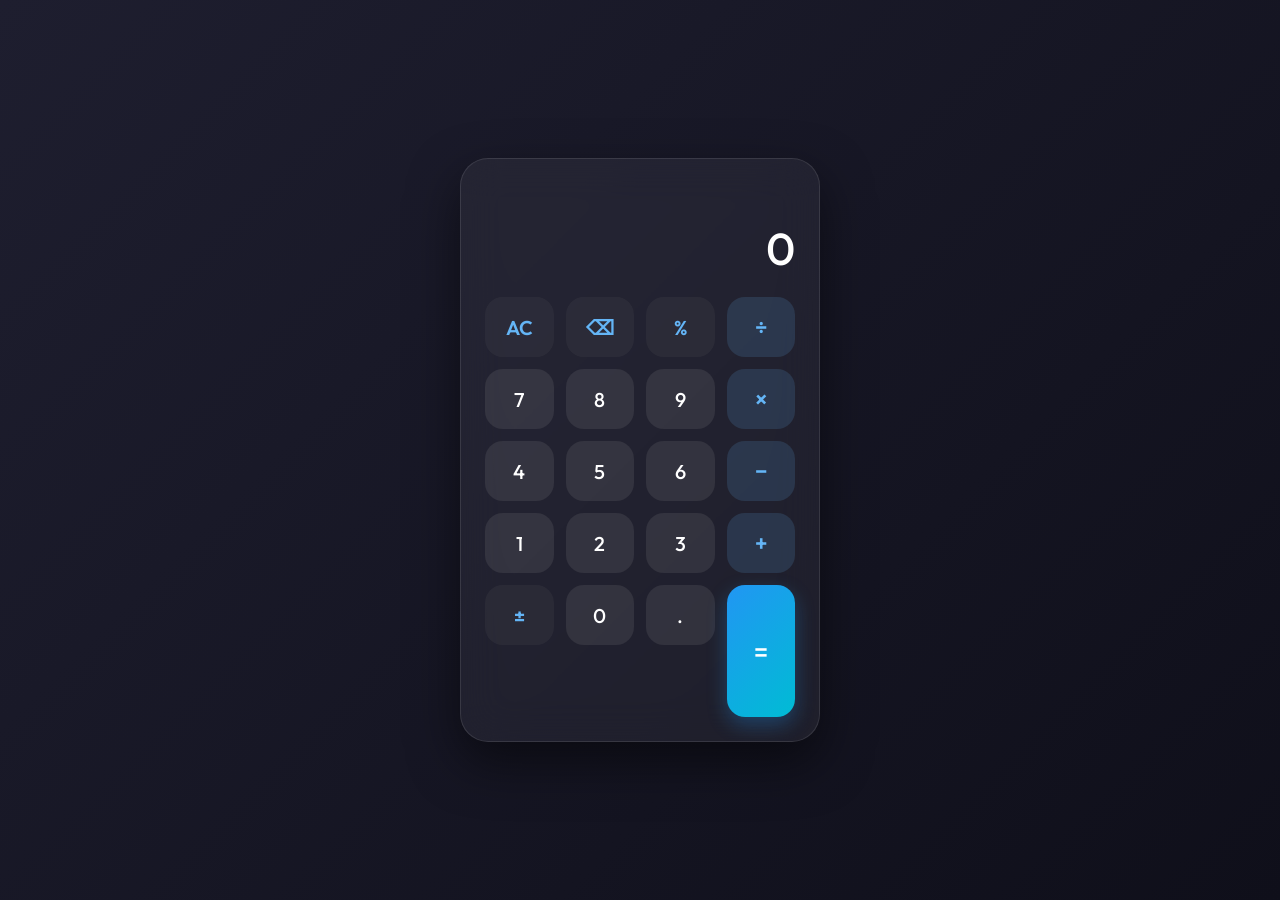
<file: Index.html>
<!DOCTYPE html>
<html lang="en">
<head>
  <meta charset="UTF-8">
  <meta name="viewport" content="width=device-width, initial-scale=1.0">
  <title>Modern Calculator</title>
  <link rel="stylesheet" href="calcuator.css">
  <link rel="preconnect" href="https://fonts.googleapis.com">
  <link rel="preconnect" href="https://fonts.gstatic.com" crossorigin>
  <link href="https://fonts.googleapis.com/css2?family=Outfit:wght@300;400;500;600&display=swap" rel="stylesheet">
</head>
<body>
  <div class="calculator-container">
    <div class="display-container">
      <div id="expression" class="expression-display"></div>
      <div id="result" class="result-display">0</div>
    </div>

    <!-- Keypad Grid (Clean 4x5 Layout) -->
    <div class="keypad">
      <!-- Row 1 -->
      <button class="btn function-btn" data-action="clear">AC</button>
      <button class="btn function-btn" data-action="delete">⌫</button>
      <button class="btn function-btn" data-action="percent">%</button>
      <button class="btn operator-btn" data-operator="÷">÷</button>

      <!-- Row 2 -->
      <button class="btn number-btn" data-value="7">7</button>
      <button class="btn number-btn" data-value="8">8</button>
      <button class="btn number-btn" data-value="9">9</button>
      <button class="btn operator-btn" data-operator="×">×</button>

      <!-- Row 3 -->
      <button class="btn number-btn" data-value="4">4</button>
      <button class="btn number-btn" data-value="5">5</button>
      <button class="btn number-btn" data-value="6">6</button>
      <button class="btn operator-btn" data-operator="−">−</button>

      <!-- Row 4 -->
      <button class="btn number-btn" data-value="1">1</button>
      <button class="btn number-btn" data-value="2">2</button>
      <button class="btn number-btn" data-value="3">3</button>
      <button class="btn operator-btn" data-operator="+">+</button>

      <!-- Row 5 -->
      <button class="btn function-btn" data-action="toggle-sign">±</button>
      <button class="btn number-btn" data-value="0">0</button>
      <button class="btn number-btn" data-value=".">.</button>
      <button class="btn equals-btn" id="equals-btn">=</button>
    </div>
  </div>

  <script src="calculator.js"></script>
</body>
</html>
</file>
<file: calcuator.css>
/* CSS Variables & Themes */
:root {
  --bg-gradient: linear-gradient(135deg, #1e1e2f 0%, #0f0f1a 100%);
  --calc-bg: rgba(255, 255, 255, 0.05);
  --calc-border: rgba(255, 255, 255, 0.1);
  --text-main: #ffffff;
  --text-sub: #8a8d9b;
  --btn-num-bg: rgba(255, 255, 255, 0.08);
  --btn-num-hover: rgba(255, 255, 255, 0.15);
  --btn-func-bg: rgba(255, 255, 255, 0.04);
  --btn-func-text: #64b5f6;
  --btn-op-bg: rgba(100, 181, 246, 0.15);
  --btn-op-text: #64b5f6;
  --btn-equals-bg: linear-gradient(135deg, #2196f3, #00bcd4);
  --btn-equals-text: #ffffff;
  --shadow: 0 20px 50px rgba(0, 0, 0, 0.5);
  --history-bg: rgba(20, 20, 32, 0.95);
}

[data-theme="light"] {
  --bg-gradient: linear-gradient(135deg, #e0eafc 0%, #cfdef3 100%);
  --calc-bg: rgba(255, 255, 255, 0.65);
  --calc-border: rgba(255, 255, 255, 0.8);
  --text-main: #2c3e50;
  --text-sub: #7f8c8d;
  --btn-num-bg: rgba(255, 255, 255, 0.8);
  --btn-num-hover: rgba(255, 255, 255, 1);
  --btn-func-bg: rgba(236, 240, 241, 0.8);
  --btn-func-text: #2980b9;
  --btn-op-bg: rgba(52, 152, 219, 0.15);
  --btn-op-text: #2980b9;
  --btn-equals-bg: linear-gradient(135deg, #3498db, #2980b9);
  --btn-equals-text: #ffffff;
  --shadow: 0 20px 50px rgba(0, 0, 0, 0.1);
  --history-bg: rgba(255, 255, 255, 0.95);
}

/* Base Styles */
* {
  margin: 0;
  padding: 0;
  box-sizing: border-box;
  font-family: 'Outfit', sans-serif;
  user-select: none;
}

body {
  min-height: 100vh;
  display: flex;
  justify-content: center;
  align-items: center;
  background: var(--bg-gradient);
  transition: background 0.4s ease;
  padding: 20px;
}

/* Calculator Container */
.calculator-container {
  position: relative;
  width: 100%;
  max-width: 360px;
  background: var(--calc-bg);
  backdrop-filter: blur(20px);
  -webkit-backdrop-filter: blur(20px);
  border: 1px solid var(--calc-border);
  border-radius: 28px;
  padding: 24px;
  box-shadow: var(--shadow);
  overflow: hidden;
  transition: all 0.3s ease;
}

/* Header */
.calculator-header {
  display: flex;
  justify-content: space-between;
  margin-bottom: 16px;
}

.icon-btn {
  background: transparent;
  border: none;
  font-size: 1.2rem;
  cursor: pointer;
  padding: 8px;
  border-radius: 50%;
  transition: transform 0.2s, background 0.2s;
  color: var(--text-main);
}

.icon-btn:hover {
  transform: scale(1.1);
  background: rgba(255, 255, 255, 0.1);
}

/* Display */
.display-container {
  text-align: right;
  margin-bottom: 24px;
  min-height: 90px;
  display: flex;
  flex-direction: column;
  justify-content: flex-end;
  word-wrap: break-word;
  word-break: break-all;
}

.expression-display {
  font-size: 1rem;
  color: var(--text-sub);
  min-height: 24px;
  margin-bottom: 4px;
}

.result-display {
  font-size: 2.8rem;
  font-weight: 500;
  color: var(--text-main);
  line-height: 1.1;
  transition: font-size 0.2s;
}

/* Keypad Grid */
.keypad {
  display: grid;
  grid-template-columns: repeat(4, 1fr);
  gap: 12px;
}

.btn {
  height: 60px;
  border-radius: 18px;
  border: none;
  outline: none;
  font-size: 1.25rem;
  font-weight: 500;
  cursor: pointer;
  transition: all 0.15s ease;
  display: flex;
  align-items: center;
  justify-content: center;
}

.btn:active {
  transform: scale(0.93);
}

/* Button Variants */
.number-btn {
  background: var(--btn-num-bg);
  color: var(--text-main);
}

.number-btn:hover {
  background: var(--btn-num-hover);
}

.function-btn {
  background: var(--btn-func-bg);
  color: var(--btn-func-text);
  font-weight: 600;
}

.operator-btn {
  background: var(--btn-op-bg);
  color: var(--btn-op-text);
  font-weight: 600;
  font-size: 1.4rem;
}

.equals-btn {
  grid-row: span 2;
  height: 132px;
  background: var(--btn-equals-bg);
  color: var(--btn-equals-text);
  font-size: 1.6rem;
  box-shadow: 0 8px 20px rgba(33, 150, 243, 0.3);
}

.zero-btn {
  grid-column: span 2;
  justify-content: flex-start;
  padding-left: 24px;
}

/* History Panel */
.history-panel {
  position: absolute;
  top: 0;
  left: 0;
  width: 100%;
  height: 100%;
  background: var(--history-bg);
  backdrop-filter: blur(25px);
  padding: 24px;
  display: flex;
  flex-direction: column;
  transition: transform 0.3s cubic-bezier(0.1, 0.9, 0.2, 1);
  z-index: 10;
}

.history-panel.hidden {
  transform: translateY(100%);
}

.history-header {
  display: flex;
  justify-content: space-between;
  align-items: center;
  margin-bottom: 20px;
  color: var(--text-main);
}

.close-btn {
  background: none;
  border: none;
  font-size: 1.8rem;
  color: var(--text-sub);
  cursor: pointer;
}

.history-list {
  list-style: none;
  flex: 1;
  overflow-y: auto;
  margin-bottom: 16px;
}

.history-item {
  padding: 10px;
  border-bottom: 1px solid var(--calc-border);
  text-align: right;
  cursor: pointer;
  border-radius: 8px;
  transition: background 0.2s;
}

.history-item:hover {
  background: rgba(255, 255, 255, 0.05);
}

.history-item .hist-exp {
  font-size: 0.85rem;
  color: var(--text-sub);
}

.history-item .hist-res {
  font-size: 1.2rem;
  color: var(--text-main);
  font-weight: 500;
}

.empty-msg {
  text-align: center;
  color: var(--text-sub);
  margin-top: 40px;
}

.clear-history-btn {
  padding: 12px;
  border: none;
  border-radius: 12px;
  background: rgba(244, 67, 54, 0.15);
  color: #f44336;
  font-weight: 600;
  cursor: pointer;
  transition: background 0.2s;
}

.clear-history-btn:hover {
  background: rgba(244, 67, 54, 0.25);
}
</file>
